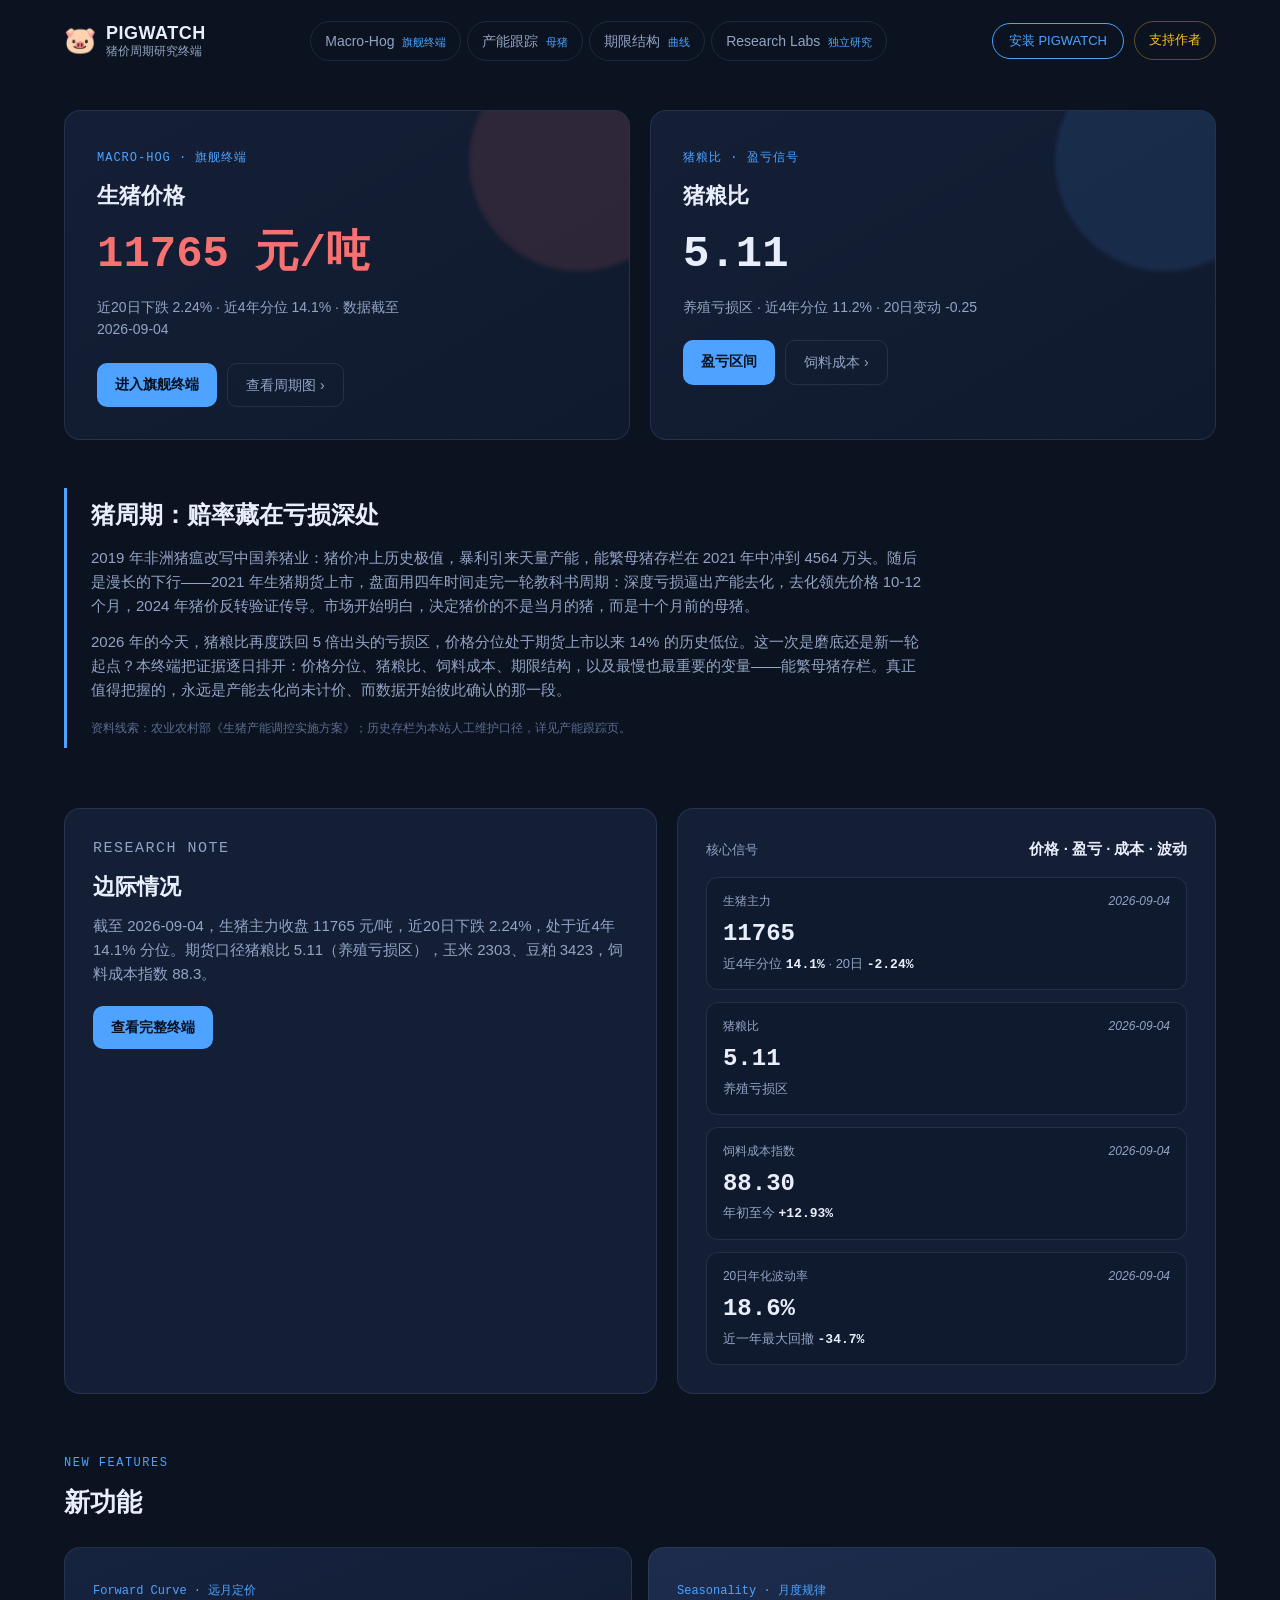
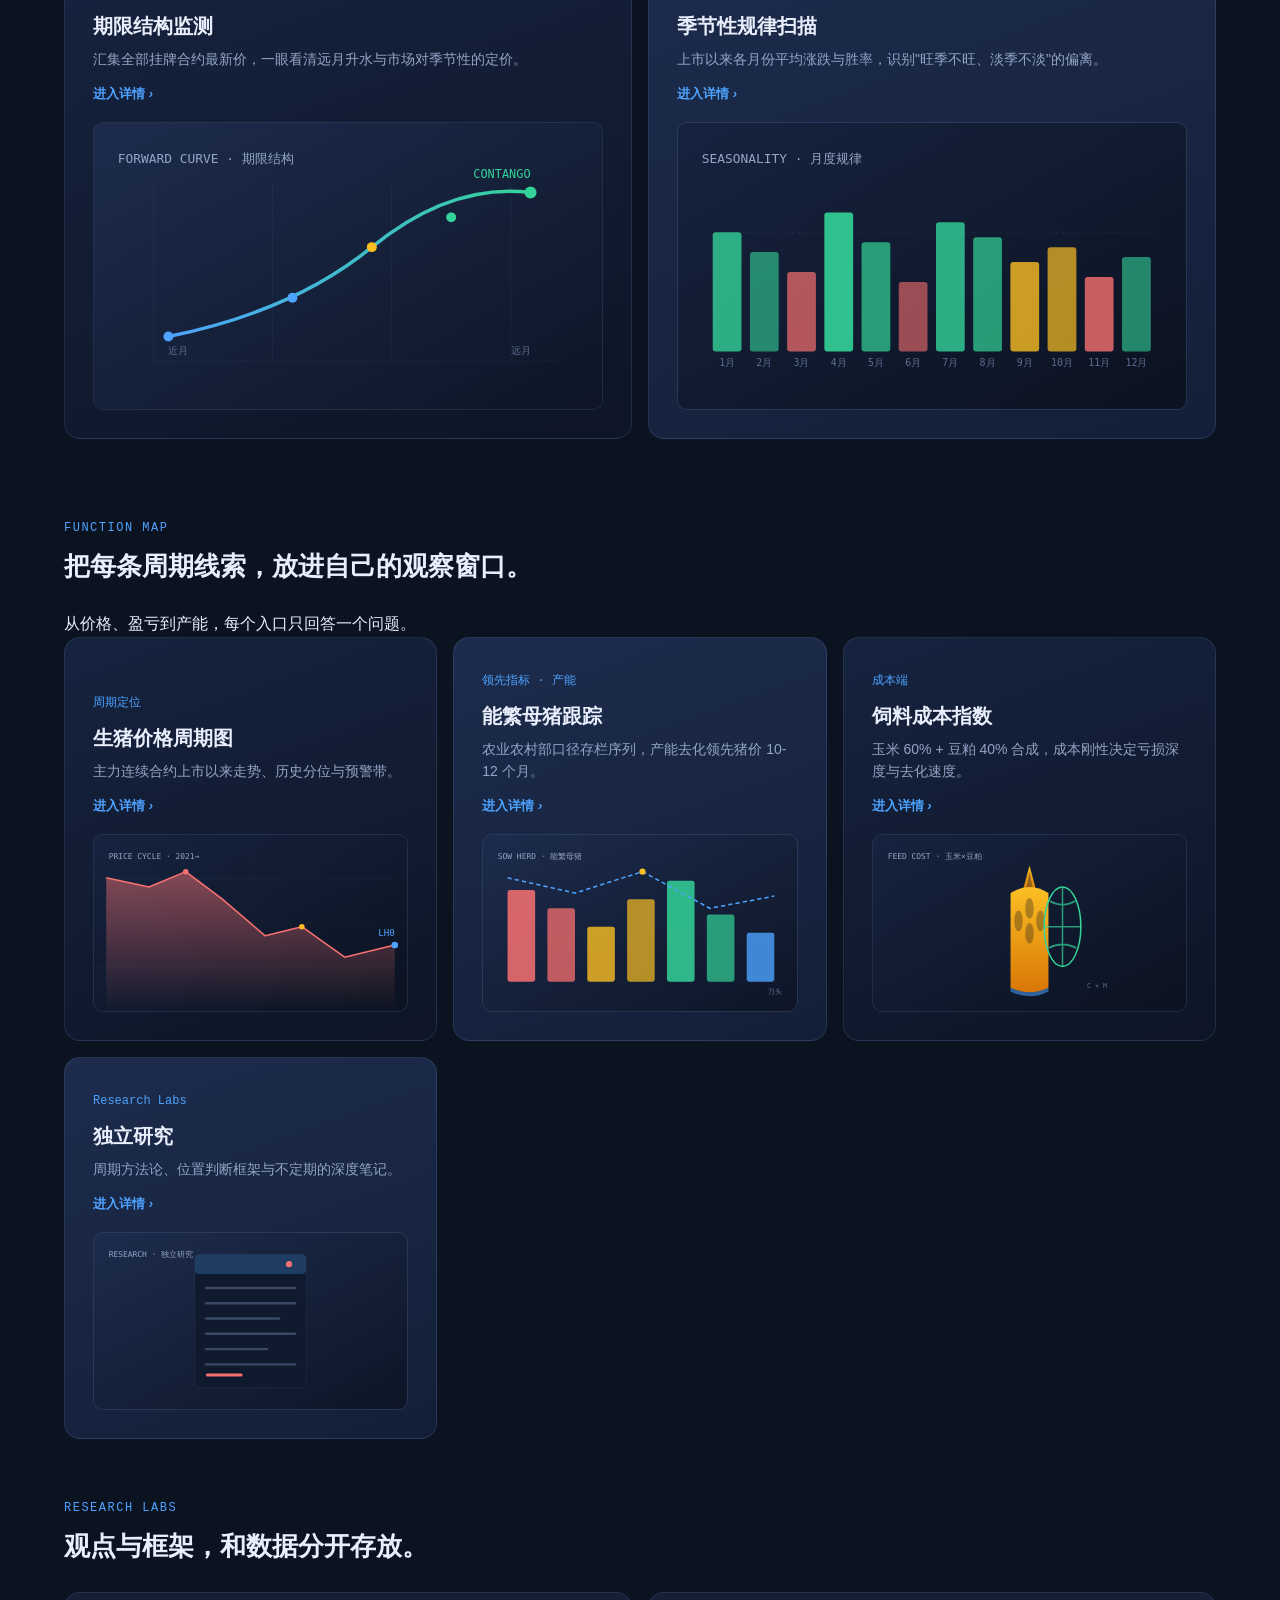
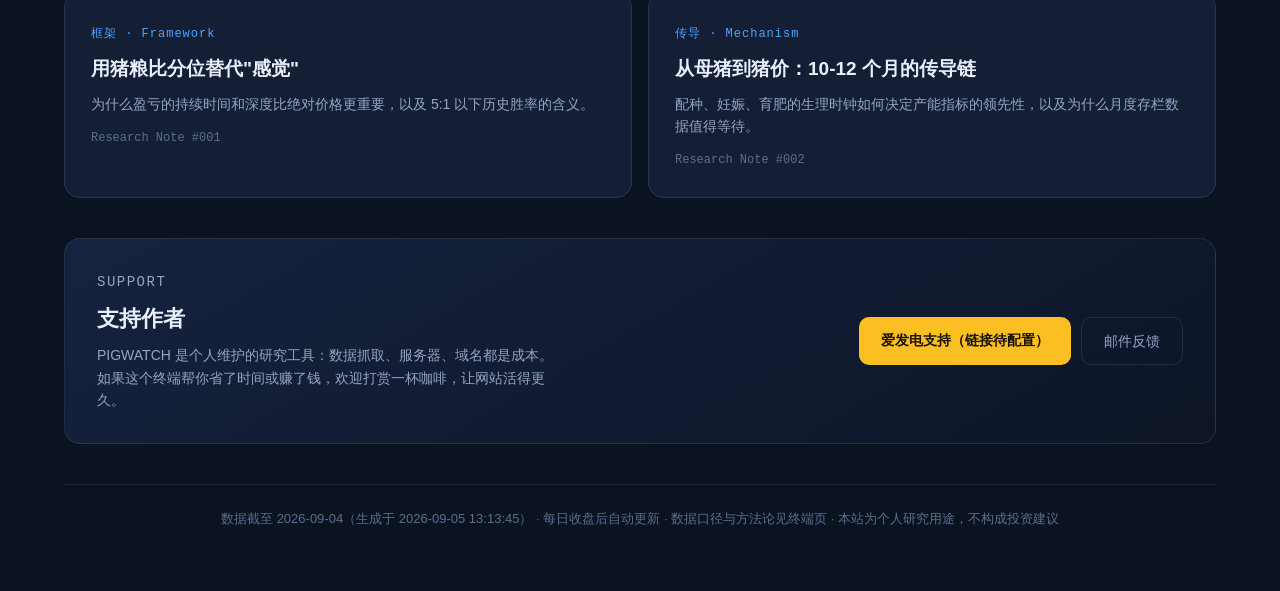
<file: site/index.html>
<!DOCTYPE html>
<html lang="zh-CN">
<head>
    <meta charset="UTF-8">
    <meta name="viewport" content="width=device-width, initial-scale=1.0">
    <meta name="theme-color" content="#0b1220">
    <meta name="description" content="PIGWATCH 是猪价周期研究终端，连接生猪期货、猪粮比、饲料成本、产能去化与 Research Labs 独立研究，每日跟踪猪周期的位置与边际变化。">
    <title>PIGWATCH 猪价周期研究终端</title>
    <link rel="manifest" href="manifest.webmanifest">
    <link rel="stylesheet" href="home.css">
</head>
<body>
    <main class="home-shell">
        <header class="home-hero">
            <nav class="top-nav">
                <a class="brand" href="index.html">
                    <span class="brand-mark" aria-hidden="true">🐷</span>
                    <span class="brand-copy">
                        <strong>PIGWATCH</strong>
                        <small>猪价周期研究终端</small>
                    </span>
                </a>
                <div class="product-nav" role="navigation" aria-label="PIGWATCH 研究导航">
                    <a href="terminal.html">Macro-Hog <span>旗舰终端</span></a>
                    <a href="capacity.html">产能跟踪 <span>母猪</span></a>
                    <a href="terminal.html#curve">期限结构 <span>曲线</span></a>
                    <a href="notes.html">Research Labs <span>独立研究</span></a>
                </div>
                <div class="top-actions">
                    <button id="pwa-install-trigger" class="app-install-trigger" type="button">安装 PIGWATCH</button>
                    <a href="#support" class="nav-token-support">支持作者</a>
                </div>
            </nav>

            <section class="commodity-duo" aria-live="polite">
                <article class="commodity-panel commodity-panel--pig">
                    <div class="commodity-panel-copy">
                        <span class="commodity-panel-kicker">Macro-Hog · 旗舰终端</span>
                        <h2>生猪价格</h2>
                        <strong id="hero-lh-price">读取中</strong>
                        <p id="hero-lh-note">正在汇总盘面数据。</p>
                        <div class="commodity-panel-actions">
                            <a class="commodity-panel-primary" href="terminal.html">进入旗舰终端</a>
                            <a class="commodity-panel-secondary" href="terminal.html#cycle">查看周期图 <span aria-hidden="true">›</span></a>
                        </div>
                    </div>
                </article>

                <article class="commodity-panel commodity-panel--ratio">
                    <div class="commodity-panel-copy">
                        <span class="commodity-panel-kicker">猪粮比 · 盈亏信号</span>
                        <h2>猪粮比</h2>
                        <strong id="hero-ratio">读取中</strong>
                        <p id="hero-ratio-note">正在计算猪粮比。</p>
                        <div class="commodity-panel-actions">
                            <a class="commodity-panel-primary" href="terminal.html#ratio">盈亏区间</a>
                            <a class="commodity-panel-secondary" href="terminal.html#feed">饲料成本 <span aria-hidden="true">›</span></a>
                        </div>
                    </div>
                </article>
            </section>

            <section class="climate-story-panel">
                <div class="climate-story-copy">
                    <h2>猪周期：赔率藏在亏损深处</h2>
                    <p>2019 年非洲猪瘟改写中国养猪业：猪价冲上历史极值，暴利引来天量产能，能繁母猪存栏在 2021 年中冲到 4564 万头。随后是漫长的下行——2021 年生猪期货上市，盘面用四年时间走完一轮教科书周期：深度亏损逼出产能去化，去化领先价格 10-12 个月，2024 年猪价反转验证传导。市场开始明白，决定猪价的不是当月的猪，而是十个月前的母猪。</p>
                    <p>2026 年的今天，猪粮比再度跌回 5 倍出头的亏损区，价格分位处于期货上市以来 14% 的历史低位。这一次是磨底还是新一轮起点？本终端把证据逐日排开：价格分位、猪粮比、饲料成本、期限结构，以及最慢也最重要的变量——能繁母猪存栏。真正值得把握的，永远是产能去化尚未计价、而数据开始彼此确认的那一段。</p>
                    <span>资料线索：农业农村部《生猪产能调控实施方案》；历史存栏为本站人工维护口径，详见产能跟踪页。</span>
                </div>
            </section>
        </header>

        <section class="research-snapshot-module">
            <div class="research-snapshot-row">
                <section class="section-block ai-preview" id="research-note">
                    <div>
                        <p class="eyebrow">Research Note</p>
                        <h2>边际情况</h2>
                        <p id="home-ai-summary">正在读取最新边际情况。</p>
                    </div>
                    <a href="terminal.html" class="primary-btn">查看完整终端</a>
                </section>

                <aside class="signal-board" aria-label="核心信号面板">
                    <div class="signal-board-head">
                        <span>核心信号</span>
                        <strong>价格 · 盈亏 · 成本 · 波动</strong>
                    </div>
                    <div class="signal-list">
                        <a class="signal-card" href="terminal.html#cycle">
                            <div class="signal-card-head"><span>生猪主力</span><em id="sig-lh-updated">--</em></div>
                            <strong id="sig-lh-value">--</strong>
                            <p>近4年分位 <b id="sig-lh-pctile">--</b> · 20日 <b id="sig-lh-chg">--</b></p>
                        </a>
                        <a class="signal-card" href="terminal.html#ratio">
                            <div class="signal-card-head"><span>猪粮比</span><em id="sig-ratio-updated">--</em></div>
                            <strong id="sig-ratio-value">--</strong>
                            <p id="sig-ratio-band">--</p>
                        </a>
                        <a class="signal-card" href="terminal.html#feed">
                            <div class="signal-card-head"><span>饲料成本指数</span><em id="sig-feed-updated">--</em></div>
                            <strong id="sig-feed-value">--</strong>
                            <p>年初至今 <b id="sig-feed-chg">--</b></p>
                        </a>
                        <a class="signal-card" href="terminal.html#season">
                            <div class="signal-card-head"><span>20日年化波动率</span><em id="sig-vol-updated">--</em></div>
                            <strong id="sig-vol-value">--</strong>
                            <p>近一年最大回撤 <b id="sig-dd">--</b></p>
                        </a>
                    </div>
                </aside>
            </div>
        </section>

        <section class="function-showcase feature-showcase" aria-labelledby="new-features-title">
            <div class="function-showcase-head">
                <p class="eyebrow">New Features</p>
                <h2 id="new-features-title">新功能</h2>
            </div>
            <div class="feature-showcase-rail">
                <a class="function-card function-card--dark feature-system-card" href="terminal.html#curve">
                    <div class="function-card-copy">
                        <span>Forward Curve · 远月定价</span>
                        <h3>期限结构监测</h3>
                        <p>汇集全部挂牌合约最新价，一眼看清远月升水与市场对季节性的定价。</p>
                        <strong>进入详情 <i aria-hidden="true">›</i></strong>
                    </div>
                    <img src="assets/card-curve.svg" loading="lazy" decoding="async" width="1024" height="576" alt="生猪期货期限结构曲线示意图">
                </a>
                <a class="function-card function-card--light feature-system-card" href="terminal.html#season">
                    <div class="function-card-copy">
                        <span>Seasonality · 月度规律</span>
                        <h3>季节性规律扫描</h3>
                        <p>上市以来各月份平均涨跌与胜率，识别"旺季不旺、淡季不淡"的偏离。</p>
                        <strong>进入详情 <i aria-hidden="true">›</i></strong>
                    </div>
                    <img src="assets/card-season.svg" loading="lazy" decoding="async" width="1024" height="576" alt="生猪期货月度季节性柱状示意图">
                </a>
            </div>
        </section>

        <section class="function-showcase" id="modules" aria-labelledby="function-showcase-title">
            <div class="function-showcase-head">
                <p class="eyebrow">Function Map</p>
                <h2 id="function-showcase-title">把每条周期线索，放进自己的观察窗口。</h2>
                <p>从价格、盈亏到产能，每个入口只回答一个问题。</p>
            </div>
            <div class="function-rail">
                <a class="function-card function-card--dark" href="terminal.html#cycle">
                    <div class="function-card-copy">
                        <span>周期定位</span>
                        <h3>生猪价格周期图</h3>
                        <p>主力连续合约上市以来走势、历史分位与预警带。</p>
                        <strong>进入详情 <i aria-hidden="true">›</i></strong>
                    </div>
                    <img src="assets/card-cycle.svg" loading="lazy" decoding="async" width="1024" height="576" alt="生猪价格周期折线示意图">
                </a>
                <a class="function-card function-card--light" href="capacity.html">
                    <div class="function-card-copy">
                        <span>领先指标 · 产能</span>
                        <h3>能繁母猪跟踪</h3>
                        <p>农业农村部口径存栏序列，产能去化领先猪价 10-12 个月。</p>
                        <strong>进入详情 <i aria-hidden="true">›</i></strong>
                    </div>
                    <img src="assets/card-capacity.svg" loading="lazy" decoding="async" width="1024" height="576" alt="能繁母猪存栏柱状示意图">
                </a>
                <a class="function-card function-card--dark" href="terminal.html#feed">
                    <div class="function-card-copy">
                        <span>成本端</span>
                        <h3>饲料成本指数</h3>
                        <p>玉米 60% + 豆粕 40% 合成，成本刚性决定亏损深度与去化速度。</p>
                        <strong>进入详情 <i aria-hidden="true">›</i></strong>
                    </div>
                    <img src="assets/card-feed.svg" loading="lazy" decoding="async" width="1024" height="576" alt="玉米与饲料成本示意图">
                </a>
                <a class="function-card function-card--light" href="notes.html">
                    <div class="function-card-copy">
                        <span>Research Labs</span>
                        <h3>独立研究</h3>
                        <p>周期方法论、位置判断框架与不定期的深度笔记。</p>
                        <strong>进入详情 <i aria-hidden="true">›</i></strong>
                    </div>
                    <img src="assets/card-note.svg" loading="lazy" decoding="async" width="1024" height="576" alt="研究报告示意图">
                </a>
            </div>
        </section>

        <section class="research-labs" aria-labelledby="research-labs-title">
            <div class="function-showcase-head">
                <p class="eyebrow">Research Labs</p>
                <h2 id="research-labs-title">观点与框架，和数据分开存放。</h2>
            </div>
            <div class="research-card-rail">
                <a class="research-card" href="notes.html#note-001">
                    <span class="research-card-tag">框架 · Framework</span>
                    <h3>用猪粮比分位替代"感觉"</h3>
                    <p>为什么盈亏的持续时间和深度比绝对价格更重要，以及 5:1 以下历史胜率的含义。</p>
                    <em>Research Note #001</em>
                </a>
                <a class="research-card" href="notes.html#note-002">
                    <span class="research-card-tag">传导 · Mechanism</span>
                    <h3>从母猪到猪价：10-12 个月的传导链</h3>
                    <p>配种、妊娠、育肥的生理时钟如何决定产能指标的领先性，以及为什么月度存栏数据值得等待。</p>
                    <em>Research Note #002</em>
                </a>
            </div>
        </section>

        <section class="support-panel" id="support" aria-labelledby="support-title">
            <div>
                <p class="eyebrow">Support</p>
                <h2 id="support-title">支持作者</h2>
                <p>PIGWATCH 是个人维护的研究工具：数据抓取、服务器、域名都是成本。如果这个终端帮你省了时间或赚了钱，欢迎打赏一杯咖啡，让网站活得更久。</p>
            </div>
            <div class="support-actions">
                <a class="support-btn" href="https://ifdian.net/" target="_blank" rel="noopener">爱发电支持（链接待配置）</a>
                <a class="support-btn support-btn--ghost" href="mailto:you@example.com?subject=PIGWATCH%20反馈">邮件反馈</a>
            </div>
        </section>

        <footer class="home-footer">
            <p>数据截至 <span id="footer-asof">--</span> · 每日收盘后自动更新 · 数据口径与方法论见终端页 · 本站为个人研究用途，不构成投资建议</p>
        </footer>
    </main>
    <script src="home.js"></script>
    <script src="pwa-install.js"></script>
    <script>
        if ("serviceWorker" in navigator && location.protocol.startsWith("http")) {
            navigator.serviceWorker.register("sw.js");
        }
    </script>
</body>
</html>
</file>
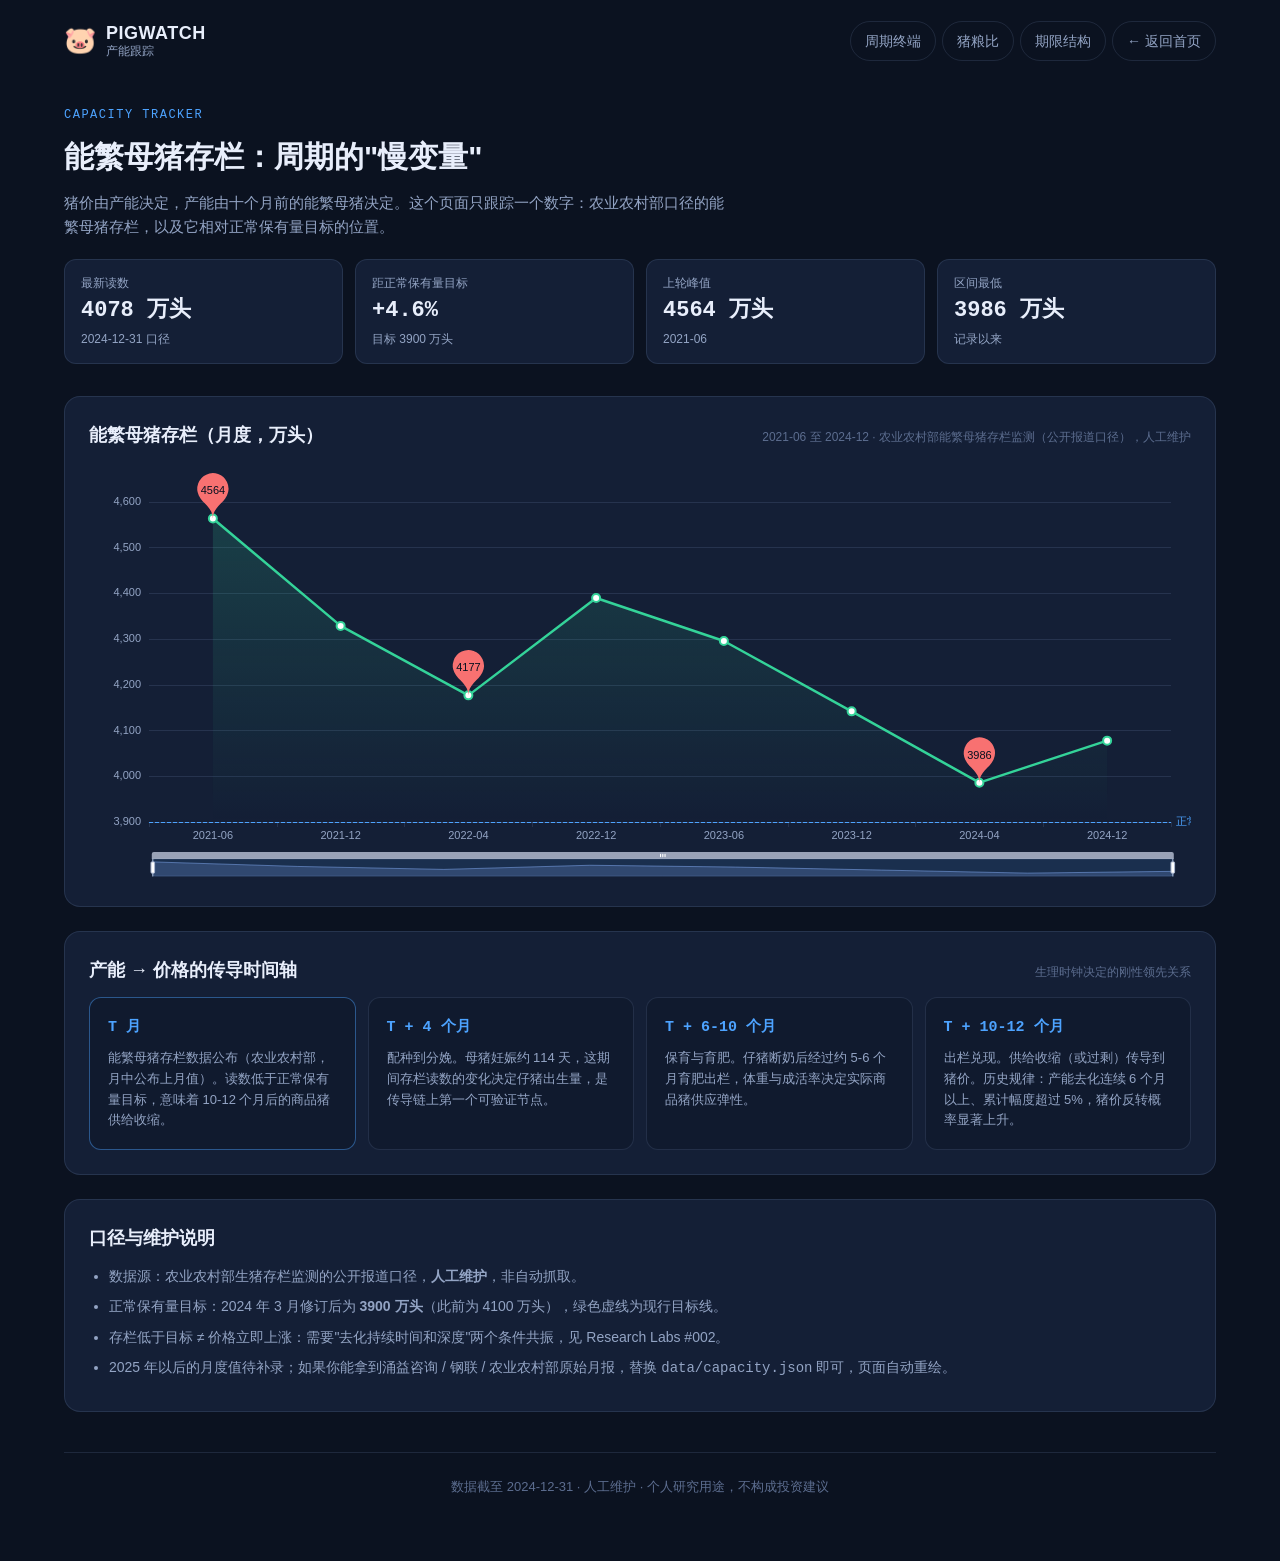
<file: site/capacity.html>
<!DOCTYPE html>
<html lang="zh-CN">
<head>
    <meta charset="UTF-8">
    <meta name="viewport" content="width=device-width, initial-scale=1.0">
    <meta name="theme-color" content="#0b1220">
    <meta name="description" content="能繁母猪存栏跟踪：猪价周期最重要的领先指标，产能去化领先价格 10-12 个月。">
    <title>产能跟踪 · PIGWATCH 猪价周期研究终端</title>
    <link rel="manifest" href="manifest.webmanifest">
    <link rel="stylesheet" href="home.css">
    <link rel="stylesheet" href="terminal.css">
</head>
<body>
    <main class="home-shell">
        <nav class="top-nav">
            <a class="brand" href="index.html">
                <span class="brand-mark" aria-hidden="true">🐷</span>
                <span class="brand-copy">
                    <strong>PIGWATCH</strong>
                    <small>产能跟踪</small>
                </span>
            </a>
            <div class="product-nav" role="navigation">
                <a href="terminal.html">周期终端</a>
                <a href="terminal.html#ratio">猪粮比</a>
                <a href="terminal.html#curve">期限结构</a>
                <a href="index.html">← 返回首页</a>
            </div>
        </nav>

        <section class="terminal-overview">
            <p class="eyebrow">Capacity Tracker</p>
            <h1>能繁母猪存栏：周期的"慢变量"</h1>
            <p class="terminal-note">猪价由产能决定，产能由十个月前的能繁母猪决定。这个页面只跟踪一个数字：农业农村部口径的能繁母猪存栏，以及它相对正常保有量目标的位置。</p>
            <div class="terminal-stats" id="capacity-stats"></div>
        </section>

        <section class="chart-block">
            <div class="chart-block-head">
                <h2>能繁母猪存栏（月度，万头）</h2>
                <span class="chart-meta" id="capacity-meta"></span>
            </div>
            <div id="chart-capacity" class="chart-box"></div>
        </section>

        <section class="chart-block">
            <div class="chart-block-head">
                <h2>产能 → 价格的传导时间轴</h2>
                <span class="chart-meta">生理时钟决定的刚性领先关系</span>
            </div>
            <div class="timeline">
                <div class="timeline-item">
                    <strong>T 月</strong>
                    <p>能繁母猪存栏数据公布（农业农村部，月中公布上月值）。读数低于正常保有量目标，意味着 10-12 个月后的商品猪供给收缩。</p>
                </div>
                <div class="timeline-item">
                    <strong>T + 4 个月</strong>
                    <p>配种到分娩。母猪妊娠约 114 天，这期间存栏读数的变化决定仔猪出生量，是传导链上第一个可验证节点。</p>
                </div>
                <div class="timeline-item">
                    <strong>T + 6-10 个月</strong>
                    <p>保育与育肥。仔猪断奶后经过约 5-6 个月育肥出栏，体重与成活率决定实际商品猪供应弹性。</p>
                </div>
                <div class="timeline-item">
                    <strong>T + 10-12 个月</strong>
                    <p>出栏兑现。供给收缩（或过剩）传导到猪价。历史规律：产能去化连续 6 个月以上、累计幅度超过 5%，猪价反转概率显著上升。</p>
                </div>
            </div>
        </section>

        <section class="method-block">
            <h2>口径与维护说明</h2>
            <ul>
                <li>数据源：农业农村部生猪存栏监测的公开报道口径，<b>人工维护</b>，非自动抓取。</li>
                <li>正常保有量目标：2024 年 3 月修订后为 <b>3900 万头</b>（此前为 4100 万头），绿色虚线为现行目标线。</li>
                <li>存栏低于目标 ≠ 价格立即上涨：需要"去化持续时间和深度"两个条件共振，见 Research Labs #002。</li>
                <li>2025 年以后的月度值待补录；如果你能拿到涌益咨询 / 钢联 / 农业农村部原始月报，替换 <code>data/capacity.json</code> 即可，页面自动重绘。</li>
            </ul>
        </section>

        <footer class="home-footer">
            <p>数据截至 <span id="footer-capacity-asof">--</span> · 人工维护 · 个人研究用途，不构成投资建议</p>
        </footer>
    </main>
    <script src="assets/echarts.min.js"></script>
    <script src="capacity.js"></script>
</body>
</html>
</file>
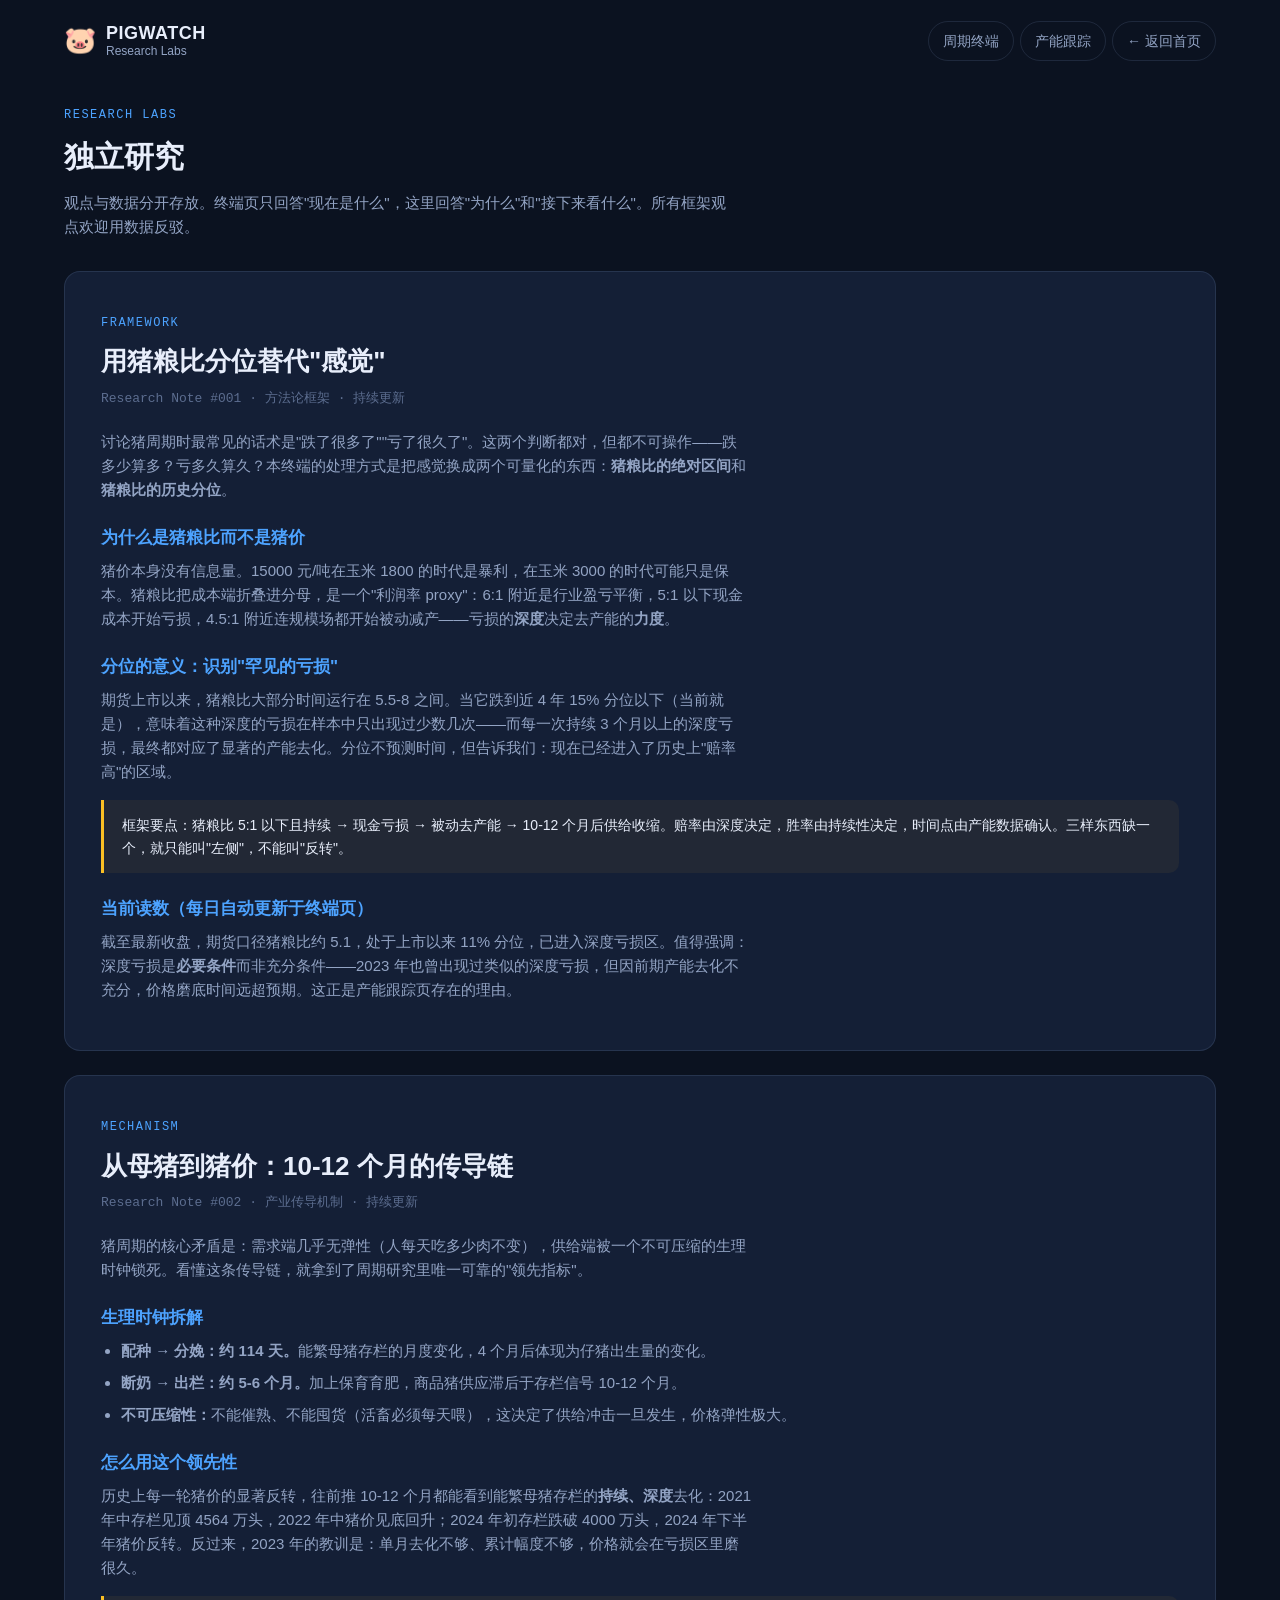
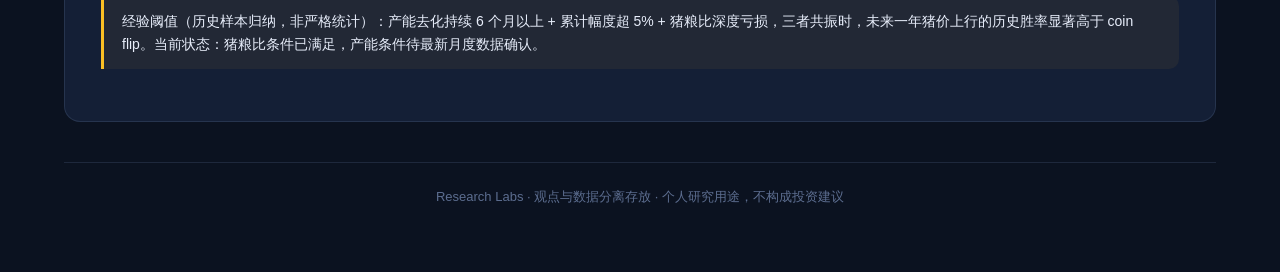
<file: site/notes.html>
<!DOCTYPE html>
<html lang="zh-CN">
<head>
    <meta charset="UTF-8">
    <meta name="viewport" content="width=device-width, initial-scale=1.0">
    <meta name="theme-color" content="#0b1220">
    <meta name="description" content="PIGWATCH Research Labs：猪周期研究方法论与独立研究笔记。">
    <title>Research Labs · PIGWATCH 猪价周期研究终端</title>
    <link rel="manifest" href="manifest.webmanifest">
    <link rel="stylesheet" href="home.css">
    <link rel="stylesheet" href="terminal.css">
    <style>
        .note-article {
            border: 1px solid var(--line); border-radius: var(--radius);
            background: var(--panel); padding: 36px; margin-top: 24px;
        }
        .note-article h2 { font-size: 26px; margin: 8px 0 6px; }
        .note-meta { font-size: 13px; color: #5c6d8f; font-family: var(--mono); margin-bottom: 20px; }
        .note-article h3 { font-size: 17px; margin: 22px 0 8px; color: var(--accent); }
        .note-article p { color: var(--text-dim); font-size: 15px; margin-bottom: 12px; max-width: 78ch; }
        .note-article ul { padding-left: 20px; color: var(--text-dim); font-size: 15px; }
        .note-article li { margin-bottom: 8px; }
        .note-callout {
            border-left: 3px solid var(--amber); background: rgba(251,191,36,0.06);
            padding: 14px 18px; border-radius: 0 10px 10px 0;
            color: var(--text); font-size: 14px; margin: 16px 0;
        }
    </style>
</head>
<body>
    <main class="home-shell">
        <nav class="top-nav">
            <a class="brand" href="index.html">
                <span class="brand-mark" aria-hidden="true">🐷</span>
                <span class="brand-copy">
                    <strong>PIGWATCH</strong>
                    <small>Research Labs</small>
                </span>
            </a>
            <div class="product-nav" role="navigation">
                <a href="terminal.html">周期终端</a>
                <a href="capacity.html">产能跟踪</a>
                <a href="index.html">← 返回首页</a>
            </div>
        </nav>

        <section class="terminal-overview">
            <p class="eyebrow">Research Labs</p>
            <h1>独立研究</h1>
            <p class="terminal-note">观点与数据分开存放。终端页只回答"现在是什么"，这里回答"为什么"和"接下来看什么"。所有框架观点欢迎用数据反驳。</p>
        </section>

        <article class="note-article" id="note-001">
            <span class="eyebrow">Framework</span>
            <h2>用猪粮比分位替代"感觉"</h2>
            <div class="note-meta">Research Note #001 · 方法论框架 · 持续更新</div>
            <p>讨论猪周期时最常见的话术是"跌了很多了""亏了很久了"。这两个判断都对，但都不可操作——跌多少算多？亏多久算久？本终端的处理方式是把感觉换成两个可量化的东西：<b>猪粮比的绝对区间</b>和<b>猪粮比的历史分位</b>。</p>
            <h3>为什么是猪粮比而不是猪价</h3>
            <p>猪价本身没有信息量。15000 元/吨在玉米 1800 的时代是暴利，在玉米 3000 的时代可能只是保本。猪粮比把成本端折叠进分母，是一个"利润率 proxy"：6:1 附近是行业盈亏平衡，5:1 以下现金成本开始亏损，4.5:1 附近连规模场都开始被动减产——亏损的<b>深度</b>决定去产能的<b>力度</b>。</p>
            <h3>分位的意义：识别"罕见的亏损"</h3>
            <p>期货上市以来，猪粮比大部分时间运行在 5.5-8 之间。当它跌到近 4 年 15% 分位以下（当前就是），意味着这种深度的亏损在样本中只出现过少数几次——而每一次持续 3 个月以上的深度亏损，最终都对应了显著的产能去化。分位不预测时间，但告诉我们：现在已经进入了历史上"赔率高"的区域。</p>
            <div class="note-callout">框架要点：猪粮比 5:1 以下且持续 → 现金亏损 → 被动去产能 → 10-12 个月后供给收缩。赔率由深度决定，胜率由持续性决定，时间点由产能数据确认。三样东西缺一个，就只能叫"左侧"，不能叫"反转"。</div>
            <h3>当前读数（每日自动更新于终端页）</h3>
            <p>截至最新收盘，期货口径猪粮比约 5.1，处于上市以来 11% 分位，已进入深度亏损区。值得强调：深度亏损是<b>必要条件</b>而非充分条件——2023 年也曾出现过类似的深度亏损，但因前期产能去化不充分，价格磨底时间远超预期。这正是产能跟踪页存在的理由。</p>
        </article>

        <article class="note-article" id="note-002">
            <span class="eyebrow">Mechanism</span>
            <h2>从母猪到猪价：10-12 个月的传导链</h2>
            <div class="note-meta">Research Note #002 · 产业传导机制 · 持续更新</div>
            <p>猪周期的核心矛盾是：需求端几乎无弹性（人每天吃多少肉不变），供给端被一个不可压缩的生理时钟锁死。看懂这条传导链，就拿到了周期研究里唯一可靠的"领先指标"。</p>
            <h3>生理时钟拆解</h3>
            <ul>
                <li><b>配种 → 分娩：约 114 天。</b>能繁母猪存栏的月度变化，4 个月后体现为仔猪出生量的变化。</li>
                <li><b>断奶 → 出栏：约 5-6 个月。</b>加上保育育肥，商品猪供应滞后于存栏信号 10-12 个月。</li>
                <li><b>不可压缩性：</b>不能催熟、不能囤货（活畜必须每天喂），这决定了供给冲击一旦发生，价格弹性极大。</li>
            </ul>
            <h3>怎么用这个领先性</h3>
            <p>历史上每一轮猪价的显著反转，往前推 10-12 个月都能看到能繁母猪存栏的<b>持续、深度</b>去化：2021 年中存栏见顶 4564 万头，2022 年中猪价见底回升；2024 年初存栏跌破 4000 万头，2024 年下半年猪价反转。反过来，2023 年的教训是：单月去化不够、累计幅度不够，价格就会在亏损区里磨很久。</p>
            <div class="note-callout">经验阈值（历史样本归纳，非严格统计）：产能去化持续 6 个月以上 + 累计幅度超 5% + 猪粮比深度亏损，三者共振时，未来一年猪价上行的历史胜率显著高于 coin flip。当前状态：猪粮比条件已满足，产能条件待最新月度数据确认。</div>
        </article>

        <footer class="home-footer">
            <p>Research Labs · 观点与数据分离存放 · 个人研究用途，不构成投资建议</p>
        </footer>
    </main>
</body>
</html>
</file>
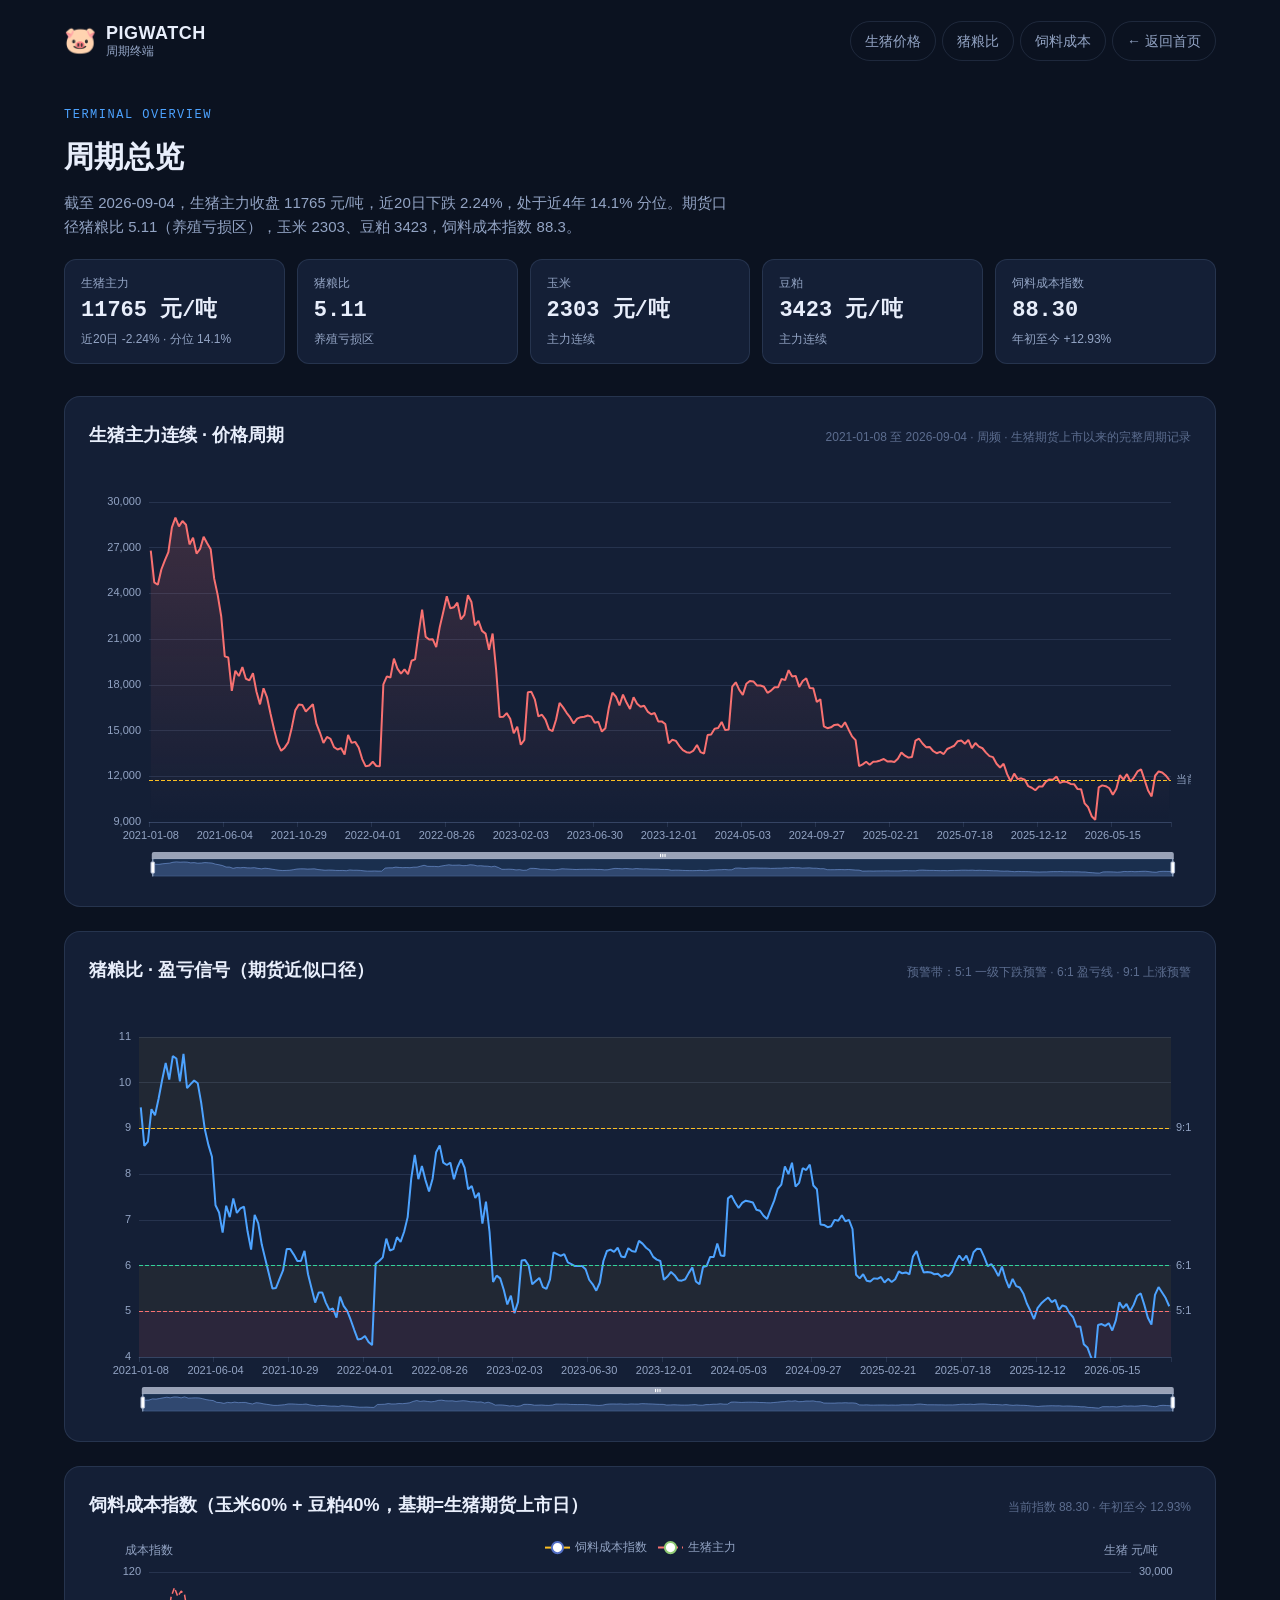
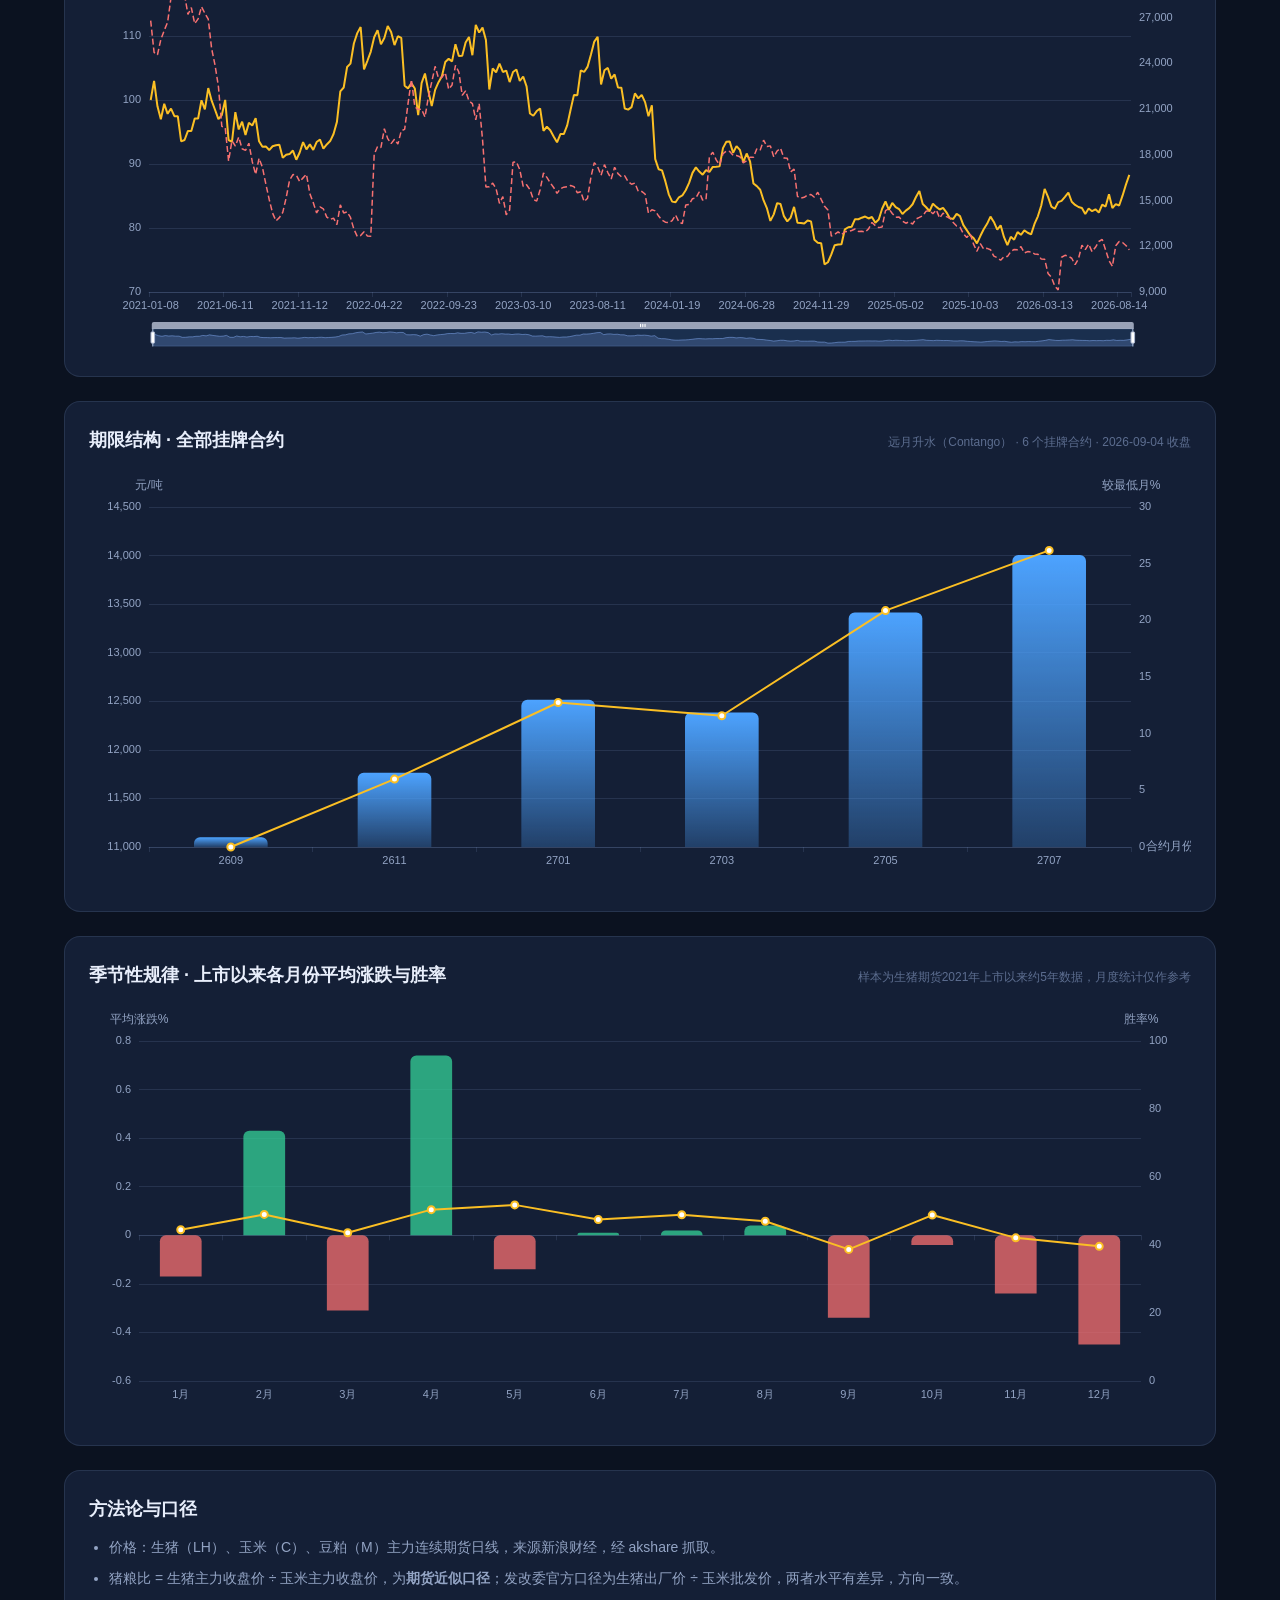
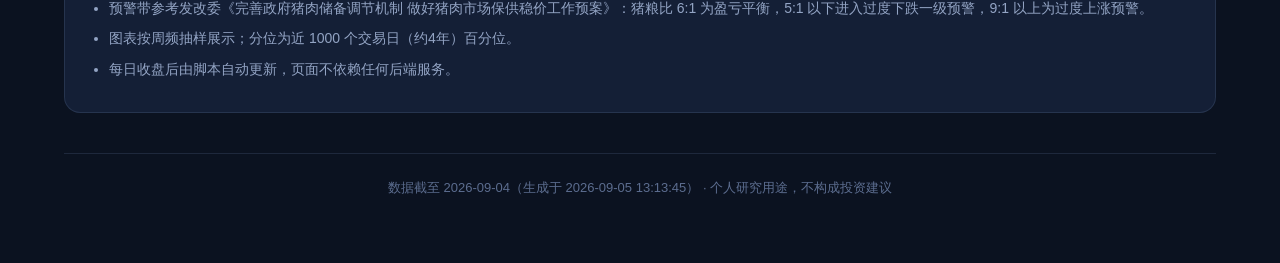
<file: site/terminal.html>
<!DOCTYPE html>
<html lang="zh-CN">
<head>
    <meta charset="UTF-8">
    <meta name="viewport" content="width=device-width, initial-scale=1.0">
    <meta name="theme-color" content="#0b1220">
    <title>周期终端 · PIGWATCH 猪价周期研究终端</title>
    <link rel="manifest" href="manifest.webmanifest">
    <link rel="stylesheet" href="home.css">
    <link rel="stylesheet" href="terminal.css">
</head>
<body>
    <main class="home-shell">
        <nav class="top-nav">
            <a class="brand" href="index.html">
                <span class="brand-mark" aria-hidden="true">🐷</span>
                <span class="brand-copy">
                    <strong>PIGWATCH</strong>
                    <small>周期终端</small>
                </span>
            </a>
            <div class="product-nav" role="navigation">
                <a href="#cycle">生猪价格</a>
                <a href="#ratio">猪粮比</a>
                <a href="#feed">饲料成本</a>
                <a href="index.html">← 返回首页</a>
            </div>
        </nav>

        <section class="terminal-overview" aria-live="polite">
            <p class="eyebrow">Terminal Overview</p>
            <h1 id="terminal-title">周期总览</h1>
            <p id="terminal-note" class="terminal-note">正在读取数据…</p>
            <div class="terminal-stats" id="terminal-stats"></div>
        </section>

        <section class="chart-block" id="cycle">
            <div class="chart-block-head">
                <h2>生猪主力连续 · 价格周期</h2>
                <span class="chart-meta" id="cycle-meta"></span>
            </div>
            <div id="chart-cycle" class="chart-box"></div>
        </section>

        <section class="chart-block" id="ratio">
            <div class="chart-block-head">
                <h2>猪粮比 · 盈亏信号（期货近似口径）</h2>
                <span class="chart-meta">预警带：5:1 一级下跌预警 · 6:1 盈亏线 · 9:1 上涨预警</span>
            </div>
            <div id="chart-ratio" class="chart-box"></div>
        </section>

        <section class="chart-block" id="feed">
            <div class="chart-block-head">
                <h2>饲料成本指数（玉米60% + 豆粕40%，基期=生猪期货上市日）</h2>
                <span class="chart-meta" id="feed-meta"></span>
            </div>
            <div id="chart-feed" class="chart-box"></div>
        </section>

        <section class="chart-block" id="curve">
            <div class="chart-block-head">
                <h2>期限结构 · 全部挂牌合约</h2>
                <span class="chart-meta" id="curve-meta"></span>
            </div>
            <div id="chart-curve" class="chart-box"></div>
        </section>

        <section class="chart-block" id="season">
            <div class="chart-block-head">
                <h2>季节性规律 · 上市以来各月份平均涨跌与胜率</h2>
                <span class="chart-meta" id="season-meta"></span>
            </div>
            <div id="chart-season" class="chart-box"></div>
        </section>

        <section class="method-block">
            <h2>方法论与口径</h2>
            <ul>
                <li>价格：生猪（LH）、玉米（C）、豆粕（M）主力连续期货日线，来源新浪财经，经 akshare 抓取。</li>
                <li>猪粮比 = 生猪主力收盘价 ÷ 玉米主力收盘价，为<b>期货近似口径</b>；发改委官方口径为生猪出厂价 ÷ 玉米批发价，两者水平有差异，方向一致。</li>
                <li>预警带参考发改委《完善政府猪肉储备调节机制 做好猪肉市场保供稳价工作预案》：猪粮比 6:1 为盈亏平衡，5:1 以下进入过度下跌一级预警，9:1 以上为过度上涨预警。</li>
                <li>图表按周频抽样展示；分位为近 1000 个交易日（约4年）百分位。</li>
                <li>每日收盘后由脚本自动更新，页面不依赖任何后端服务。</li>
            </ul>
        </section>

        <footer class="home-footer">
            <p>数据截至 <span id="footer-asof">--</span> · 个人研究用途，不构成投资建议</p>
        </footer>
    </main>
    <script src="assets/echarts.min.js"></script>
    <script src="terminal.js"></script>
    <script>
        if ("serviceWorker" in navigator && location.protocol.startsWith("http")) {
            navigator.serviceWorker.register("sw.js");
        }
    </script>
</body>
</html>
</file>
<file: site/home.css>
:root {
    --bg: #0b1220;
    --bg-soft: #101a2e;
    --panel: #141f36;
    --panel-2: #18264200;
    --line: rgba(148, 178, 226, 0.14);
    --text: #e8eefb;
    --text-dim: #93a4c4;
    --accent: #4da3ff;
    --green: #34d399;
    --red: #f87171;
    --amber: #fbbf24;
    --radius: 16px;
    --mono: "SF Mono", "JetBrains Mono", Menlo, Consolas, monospace;
}

* { margin: 0; padding: 0; box-sizing: border-box; }
html { scroll-behavior: smooth; }
body {
    background: var(--bg);
    color: var(--text);
    font-family: -apple-system, "PingFang SC", "Microsoft YaHei", "Helvetica Neue", sans-serif;
    line-height: 1.6;
}
a { color: inherit; text-decoration: none; }
.home-shell { max-width: 1200px; margin: 0 auto; padding: 0 24px 64px; }

/* ---------- 顶部导航 ---------- */
.top-nav {
    display: flex; align-items: center; justify-content: space-between;
    gap: 16px; padding: 20px 0; flex-wrap: wrap;
}
.brand { display: flex; align-items: center; gap: 10px; }
.brand-mark { font-size: 26px; }
.brand-copy { display: flex; flex-direction: column; line-height: 1.2; }
.brand-copy strong { font-size: 18px; letter-spacing: 0.5px; }
.brand-copy small { color: var(--text-dim); font-size: 12px; }
.product-nav { display: flex; gap: 6px; flex-wrap: wrap; }
.product-nav a {
    padding: 8px 14px; border-radius: 999px; font-size: 14px;
    border: 1px solid var(--line); color: var(--text-dim);
    transition: 0.2s;
}
.product-nav a:hover { color: var(--text); border-color: var(--accent); }
.product-nav a span { color: var(--accent); font-size: 11px; margin-left: 4px; }

/* ---------- 双信号面板 ---------- */
.commodity-duo {
    display: grid; grid-template-columns: 1fr 1fr; gap: 20px;
    padding: 28px 0 8px;
}
.commodity-panel {
    border-radius: var(--radius); padding: 32px;
    border: 1px solid var(--line);
    background: linear-gradient(150deg, var(--panel) 0%, var(--bg-soft) 100%);
    position: relative; overflow: hidden;
}
.commodity-panel--pig::after, .commodity-panel--ratio::after {
    content: ""; position: absolute; right: -60px; top: -60px;
    width: 220px; height: 220px; border-radius: 50%;
    filter: blur(2px); opacity: 0.12; pointer-events: none;
}
.commodity-panel--pig::after { background: var(--red); }
.commodity-panel--ratio::after { background: var(--accent); }
.commodity-panel-kicker {
    font-size: 12px; letter-spacing: 1px; text-transform: uppercase;
    color: var(--accent); font-family: var(--mono);
}
.commodity-panel h2 { font-size: 22px; margin: 10px 0 6px; }
.commodity-panel strong {
    font-size: 44px; font-family: var(--mono); font-weight: 600;
    display: block; margin: 6px 0;
}
.commodity-panel strong.up { color: var(--green); }
.commodity-panel strong.down { color: var(--red); }
.commodity-panel p { color: var(--text-dim); font-size: 14px; max-width: 40ch; }
.commodity-panel-actions { display: flex; gap: 10px; margin-top: 22px; flex-wrap: wrap; }
.commodity-panel-primary {
    background: var(--accent); color: #06101f; font-weight: 600;
    padding: 10px 18px; border-radius: 10px; font-size: 14px;
}
.commodity-panel-secondary {
    border: 1px solid var(--line); padding: 10px 18px;
    border-radius: 10px; font-size: 14px; color: var(--text-dim);
}

/* ---------- 故事面板 ---------- */
.climate-story-panel { padding: 40px 0; }
.climate-story-copy {
    border-left: 3px solid var(--accent);
    padding: 8px 0 8px 24px; max-width: 860px;
}
.climate-story-copy h2 { font-size: 24px; margin-bottom: 12px; }
.climate-story-copy p { color: var(--text-dim); margin-bottom: 12px; font-size: 15px; }
.climate-story-copy span { font-size: 12px; color: #5c6d8f; }

/* ---------- 研究快照 ---------- */
.research-snapshot-row {
    display: grid; grid-template-columns: 1.1fr 1fr; gap: 20px;
    padding: 20px 0;
}
.section-block, .signal-board {
    border: 1px solid var(--line); border-radius: var(--radius);
    background: var(--panel); padding: 28px;
}
.eyebrow {
    font-size: 12px; letter-spacing: 1.5px; text-transform: uppercase;
    color: var(--accent); font-family: var(--mono); margin-bottom: 8px;
}
.ai-preview h2 { font-size: 22px; margin-bottom: 10px; }
.ai-preview p { color: var(--text-dim); font-size: 15px; }
.primary-btn {
    display: inline-block; margin-top: 20px;
    background: var(--accent); color: #06101f; font-weight: 600;
    padding: 10px 18px; border-radius: 10px; font-size: 14px;
}
.signal-board-head {
    display: flex; justify-content: space-between; align-items: baseline;
    margin-bottom: 16px; color: var(--text-dim); font-size: 13px;
}
.signal-board-head strong { color: var(--text); font-size: 15px; }
.signal-list { display: flex; flex-direction: column; gap: 12px; }
.signal-card {
    border: 1px solid var(--line); border-radius: 12px;
    padding: 14px 16px; display: block; transition: 0.2s;
    background: var(--bg-soft);
}
.signal-card:hover { border-color: var(--accent); }
.signal-card-head {
    display: flex; justify-content: space-between; font-size: 12px;
    color: var(--text-dim); margin-bottom: 4px;
}
.signal-card strong { font-family: var(--mono); font-size: 24px; font-weight: 600; }
.signal-card p { font-size: 13px; color: var(--text-dim); }
.signal-card p b { color: var(--text); font-family: var(--mono); }
.up { color: var(--green); } .down { color: var(--red); }

/* ---------- 功能模块 ---------- */
.function-showcase { padding: 40px 0; }
.function-showcase-head h2 { font-size: 26px; margin-bottom: 24px; }
.function-rail {
    display: grid; grid-template-columns: repeat(3, 1fr); gap: 16px;
}
.function-card {
    border-radius: var(--radius); padding: 28px; min-height: 190px;
    display: flex; flex-direction: column; justify-content: flex-end;
    border: 1px solid var(--line); transition: 0.2s;
}
.function-card:hover { transform: translateY(-3px); }
.function-card--dark { background: linear-gradient(160deg, #16233f, #0d1526); }
.function-card--light { background: linear-gradient(160deg, #1d2c4d, #131f38); }
.function-card-copy span { font-size: 12px; color: var(--accent); font-family: var(--mono); }
.function-card-copy h3 { font-size: 20px; margin: 8px 0 6px; }
.function-card-copy p { font-size: 14px; color: var(--text-dim); }
.function-card-copy strong { font-size: 13px; color: var(--accent); margin-top: 14px; display: inline-block; }

/* ---------- 页脚 ---------- */
.home-footer {
    border-top: 1px solid var(--line); margin-top: 40px;
    padding-top: 24px; color: #5c6d8f; font-size: 13px; text-align: center;
}

/* ---------- 顶部操作区 ---------- */
.top-actions { display: flex; align-items: center; gap: 10px; }
.app-install-trigger {
    background: transparent; color: var(--accent);
    border: 1px solid var(--accent); border-radius: 999px;
    padding: 8px 16px; font-size: 13px; cursor: pointer;
    transition: 0.2s;
}
.app-install-trigger:hover { background: rgba(77, 163, 255, 0.12); }
.app-install-trigger[hidden] { display: none; }
.nav-token-support {
    font-size: 13px; color: var(--amber);
    padding: 8px 14px; border-radius: 999px;
    border: 1px solid rgba(251, 191, 36, 0.35);
}
.nav-token-support:hover { background: rgba(251, 191, 36, 0.1); }

/* ---------- 功能卡片配图 ---------- */
.feature-showcase-rail { display: grid; grid-template-columns: 1fr 1fr; gap: 16px; }
.function-card img {
    width: 100%; height: auto; border-radius: 10px; margin-top: 16px;
    border: 1px solid var(--line);
    display: block;
}
.feature-system-card { min-height: 0; }

/* ---------- Research Labs ---------- */
.research-labs { padding: 20px 0 40px; }
.research-card-rail { display: grid; grid-template-columns: 1fr 1fr; gap: 16px; }
.research-card {
    border: 1px solid var(--line); border-radius: var(--radius);
    background: var(--panel); padding: 26px; display: block; transition: 0.2s;
}
.research-card:hover { border-color: var(--accent); transform: translateY(-3px); }
.research-card-tag {
    font-size: 12px; color: var(--accent); font-family: var(--mono);
    letter-spacing: 1px;
}
.research-card h3 { font-size: 19px; margin: 10px 0 8px; }
.research-card p { font-size: 14px; color: var(--text-dim); }
.research-card em {
    display: block; margin-top: 14px; font-style: normal;
    font-size: 12px; color: #5c6d8f; font-family: var(--mono);
}

/* ---------- 支持作者 ---------- */
.support-panel {
    border: 1px solid var(--line); border-radius: var(--radius);
    background: linear-gradient(150deg, #16233f, #0d1526);
    padding: 32px; display: flex; justify-content: space-between;
    align-items: center; gap: 24px; flex-wrap: wrap;
}
.support-panel h2 { font-size: 22px; margin-bottom: 8px; }
.support-panel p { color: var(--text-dim); font-size: 14px; max-width: 60ch; }
.support-actions { display: flex; gap: 10px; flex-wrap: wrap; }
.support-btn {
    background: var(--amber); color: #1a1305; font-weight: 600;
    padding: 12px 22px; border-radius: 10px; font-size: 14px;
}
.support-btn--ghost {
    background: transparent; color: var(--text-dim);
    border: 1px solid var(--line); font-weight: 400;
}
.support-btn--ghost:hover { color: var(--text); border-color: var(--accent); }

@media (max-width: 900px) {
    .commodity-duo, .research-snapshot-row, .function-rail,
    .feature-showcase-rail, .research-card-rail { grid-template-columns: 1fr; }
    .commodity-panel strong { font-size: 34px; }
    .top-actions { width: 100%; justify-content: flex-start; }
    .support-panel { flex-direction: column; align-items: flex-start; }
}
</file>
<file: site/terminal.css>
.terminal-overview { padding: 24px 0 8px; }
.terminal-overview h1 { font-size: 30px; margin: 6px 0 10px; }
.terminal-note { color: var(--text-dim); font-size: 15px; max-width: 80ch; }
.terminal-stats {
    display: grid; grid-template-columns: repeat(auto-fit, minmax(150px, 1fr));
    gap: 12px; margin-top: 20px;
}
.terminal-stat {
    border: 1px solid var(--line); border-radius: 12px;
    background: var(--panel); padding: 14px 16px;
}
.terminal-stat span { font-size: 12px; color: var(--text-dim); display: block; }
.terminal-stat strong { font-family: var(--mono); font-size: 22px; font-weight: 600; }
.terminal-stat small { font-size: 12px; color: var(--text-dim); display: block; margin-top: 2px; }

.chart-block {
    border: 1px solid var(--line); border-radius: var(--radius);
    background: var(--panel); padding: 24px; margin-top: 24px;
}
.chart-block-head {
    display: flex; justify-content: space-between; align-items: baseline;
    gap: 12px; flex-wrap: wrap; margin-bottom: 12px;
}
.chart-block-head h2 { font-size: 18px; }
.chart-meta { font-size: 12px; color: #5c6d8f; }
.chart-box { width: 100%; height: 420px; }

.method-block {
    border: 1px solid var(--line); border-radius: var(--radius);
    background: var(--panel); padding: 24px; margin-top: 24px;
}
.method-block h2 { font-size: 18px; margin-bottom: 12px; }
.method-block ul { padding-left: 20px; color: var(--text-dim); font-size: 14px; }
.method-block li { margin-bottom: 8px; }

/* ---------- 传导时间轴 ---------- */
.timeline { display: grid; grid-template-columns: repeat(4, 1fr); gap: 12px; }
.timeline-item {
    border: 1px solid var(--line); border-radius: 12px;
    background: var(--bg-soft); padding: 18px;
}
.timeline-item strong {
    display: block; font-family: var(--mono); color: var(--accent);
    font-size: 15px; margin-bottom: 8px;
}
.timeline-item p { font-size: 13px; color: var(--text-dim); }
.timeline-item:first-child { border-color: rgba(77, 163, 255, 0.45); }

@media (max-width: 700px) {
    .chart-box { height: 300px; }
    .terminal-overview h1 { font-size: 24px; }
    .timeline { grid-template-columns: 1fr; }
}
</file>
